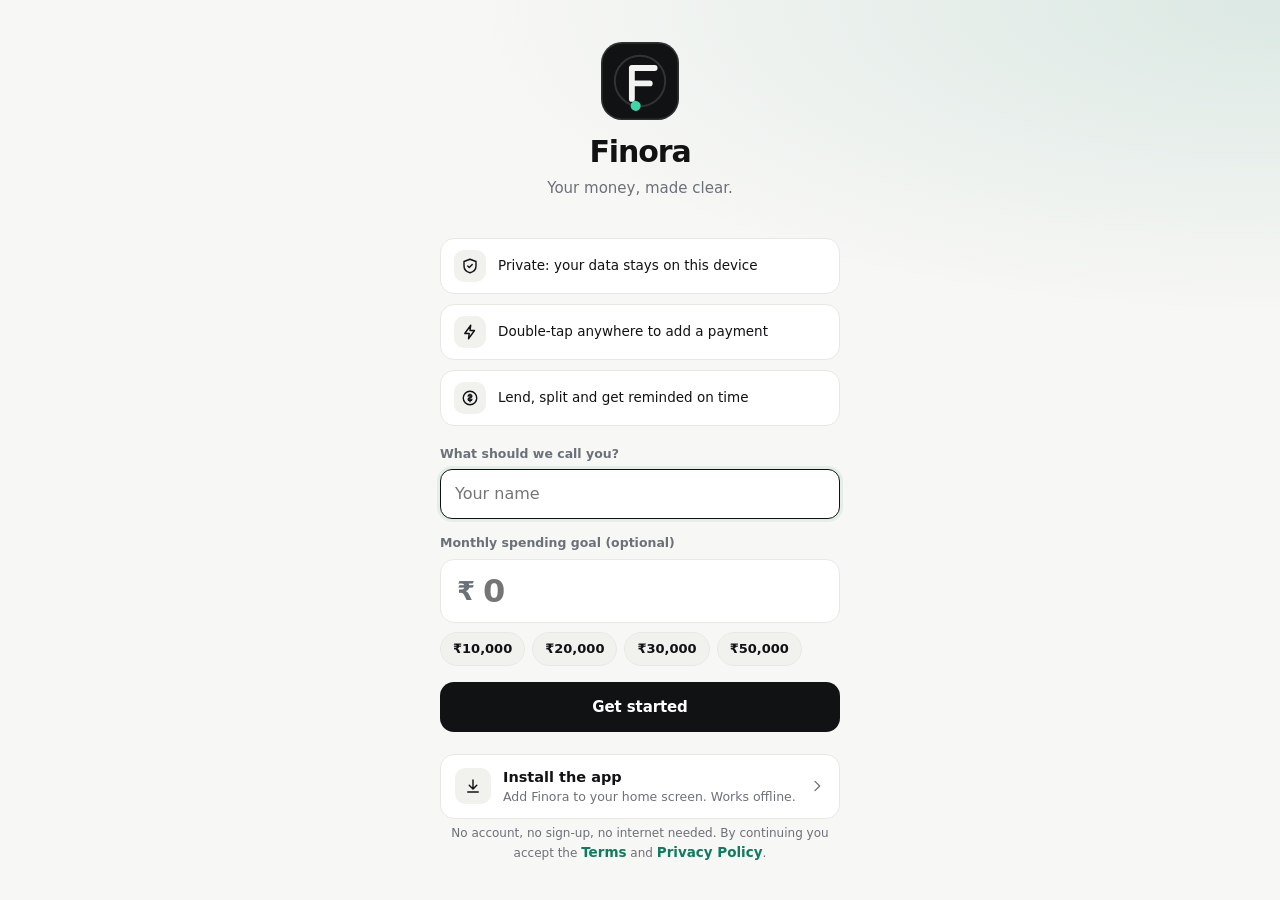
<file: index.html>
<!doctype html>
<html lang="en" data-theme="light">
<head>
<meta charset="utf-8">
<meta name="viewport" content="width=device-width,initial-scale=1,viewport-fit=cover">
<meta http-equiv="Content-Security-Policy" content="default-src 'self'; script-src 'self' 'unsafe-inline'; style-src 'self' 'unsafe-inline'; img-src 'self' data: blob:; font-src 'self'; connect-src 'self'; manifest-src 'self'; worker-src 'self'; object-src 'none'; base-uri 'self'; form-action 'none'">
<title>Finora · your money, made clear</title>
<meta name="description" content="Track spending, lend and split with friends, get reminded before bills are due. Works fully on your device.">
<meta name="theme-color" content="#F7F7F5">
<link rel="manifest" href="manifest.webmanifest">
<link rel="icon" href="icon.svg" type="image/svg+xml">
<link rel="apple-touch-icon" href="icon-192.png">
<meta name="apple-mobile-web-app-capable" content="yes">
<meta name="mobile-web-app-capable" content="yes">
<meta name="apple-mobile-web-app-title" content="Finora">
<link rel="stylesheet" href="app.css">
</head>
<body class="gated">
<div id="splash"><svg class="mark" width="68" height="68" viewBox="0 0 48 48"><rect width="48" height="48" rx="13" fill="#111214"/><circle cx="24" cy="24" r="15.5" fill="none" stroke="#fff" stroke-opacity=".14" stroke-width="1.2"/><path d="M19 35V16h14M19 25.5h11" stroke="#F3F3F1" stroke-width="3.6" stroke-linecap="round" stroke-linejoin="round" fill="none"/><circle cx="35" cy="35" r="3.1" fill="#3DD6A5"><animateTransform attributeName="transform" type="rotate" from="0 24 24" to="360 24 24" dur="2.4s" repeatCount="indefinite"/></circle></svg></div>
<main id="view"></main>
<nav id="nav" aria-label="Main"></nav>
<button class="finb" id="finb" onclick="finOpen()" aria-label="Ask Fin"></button>
<button class="fab" id="fab" onclick="txSheet()" aria-label="Add payment"></button>
<div id="overlay" onclick="if(event.target===this)closeSheet()"><div id="sheet" role="dialog" aria-modal="true"></div></div>
<div id="popw" onclick="if(event.target===this)closePop()"><div id="pop"></div></div>
<div id="gate"></div>
<div id="toast" role="status" aria-live="polite"></div>
<script src="js/local.js"></script>
<script src="js/core.js"></script>
<script src="js/views.js"></script>
<script src="js/views2.js"></script>
<script src="js/settings.js"></script>
<script src="js/report.js"></script>
<script src="js/legal.js"></script>
<script src="js/fin.js"></script>
<script src="js/quickadd.js"></script>
<script src="js/auth.js"></script>
</body>
</html>
</file>
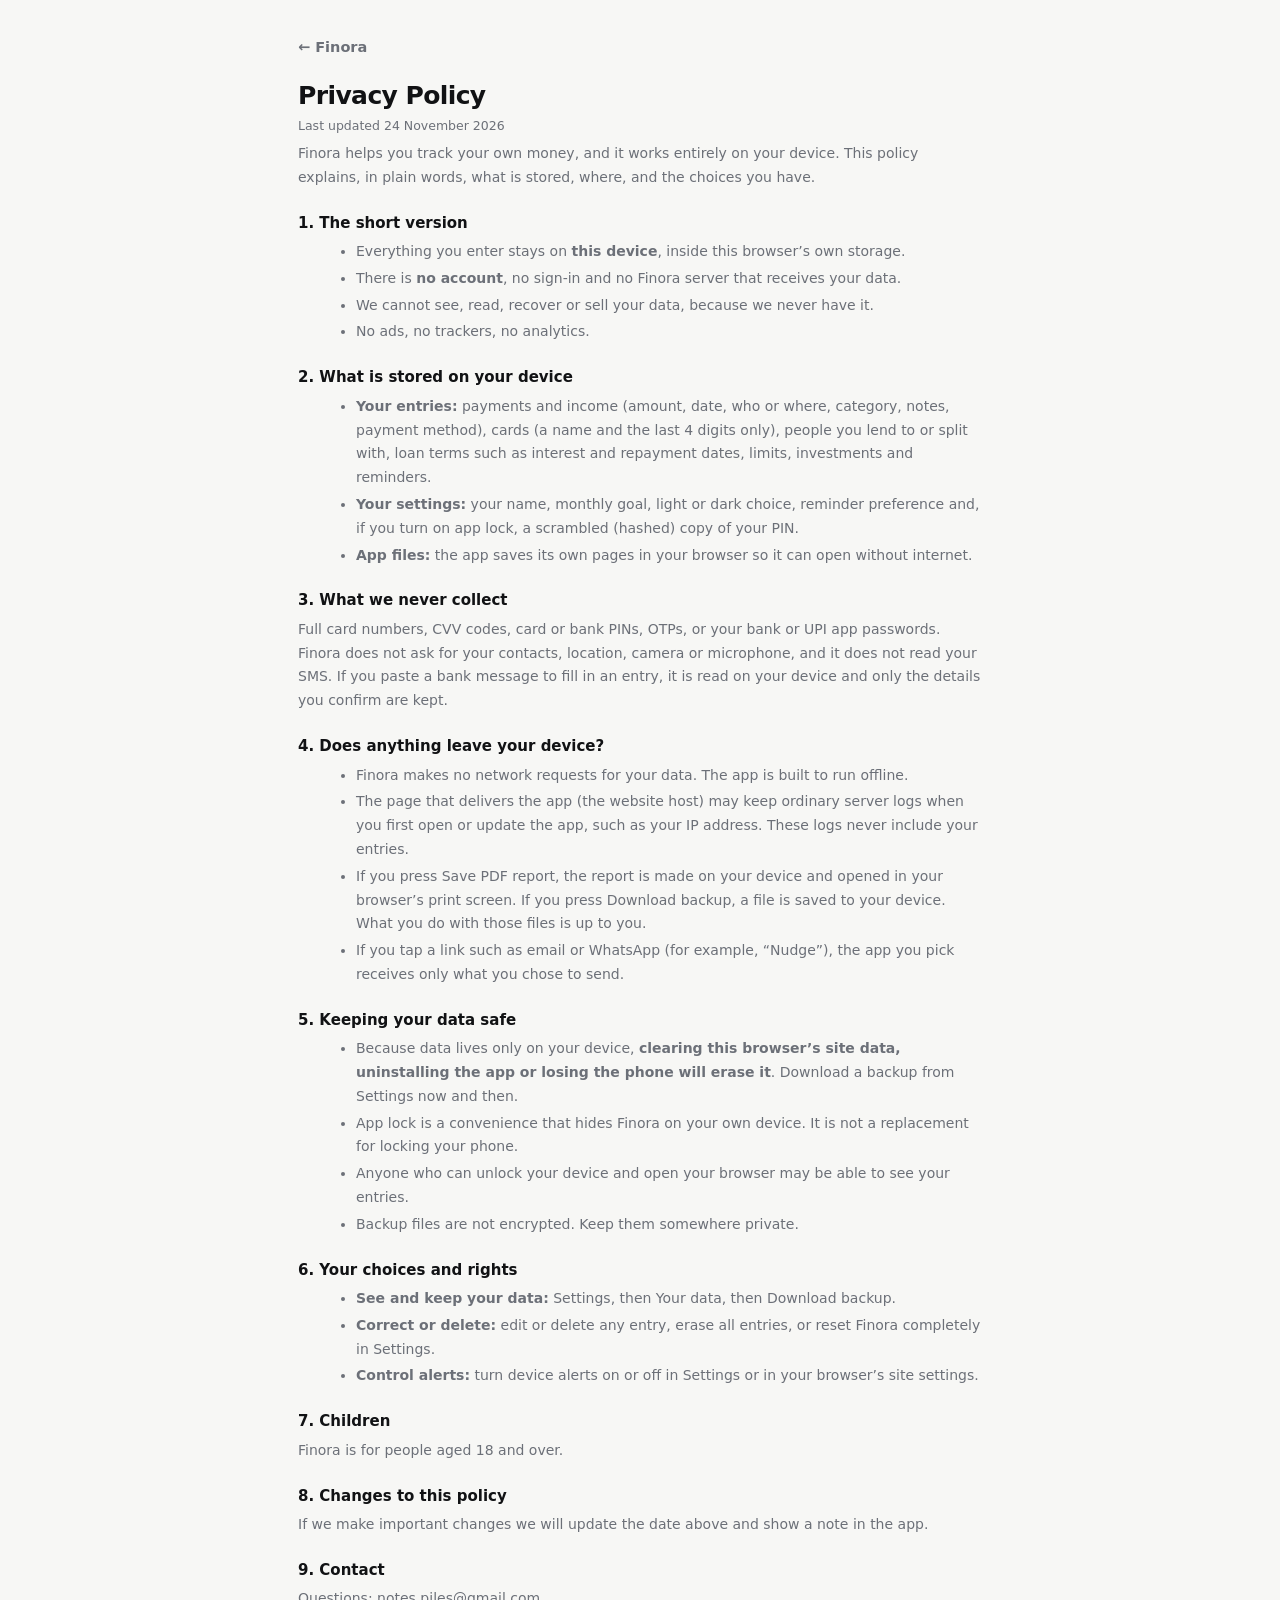
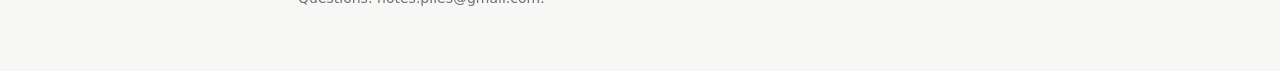
<file: privacy.html>
<!doctype html><html lang="en"><head><meta charset="utf-8"><meta name="viewport" content="width=device-width,initial-scale=1"><title>Privacy Policy · Finora</title><link rel="icon" href="icon.svg" type="image/svg+xml">
<link rel="stylesheet" href="app.css">
<style>body{padding-bottom:60px}.pg h1{margin:22px 0 4px}.pg .back{display:inline-flex;gap:6px;align-items:center;color:var(--mu);font-weight:550;font-size:14.5px;text-decoration:none}</style></head>
<body class="pg" data-theme-page><a class="back" href="./">&larr; Finora</a><h1>Privacy Policy</h1><div class="doc" id="doc"><noscript>Please enable JavaScript to read this page, or email notes.piles@gmail.com.</noscript></div>
<script src="js/legal.js"></script><script>(function(){var m=localStorage.getItem('mode');document.documentElement.dataset.theme=(m==='dark'||(m!=='light'&&matchMedia('(prefers-color-scheme: dark)').matches))?'dark':'light';})();document.getElementById('doc').innerHTML=legalHtml('privacy');</script></body></html>
</file>
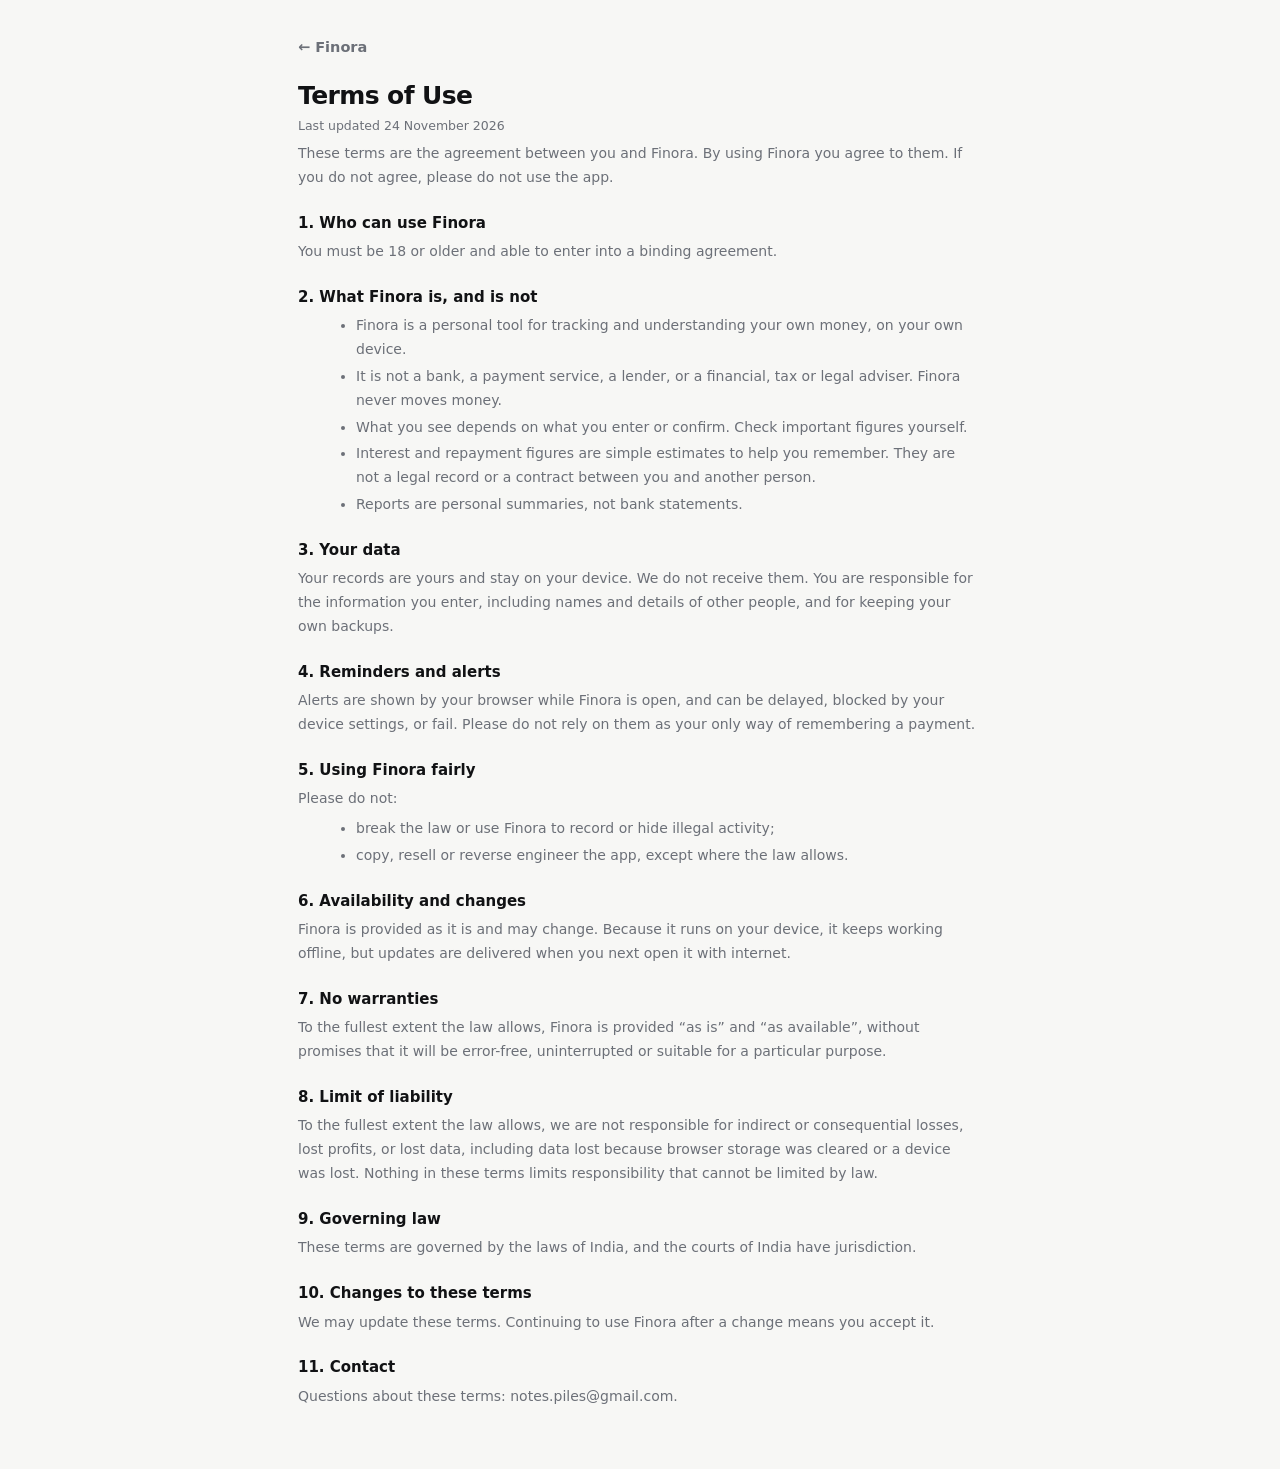
<file: terms.html>
<!doctype html><html lang="en"><head><meta charset="utf-8"><meta name="viewport" content="width=device-width,initial-scale=1"><title>Terms of Use · Finora</title><link rel="icon" href="icon.svg" type="image/svg+xml">
<link rel="stylesheet" href="app.css">
<style>body{padding-bottom:60px}.pg h1{margin:22px 0 4px}.pg .back{display:inline-flex;gap:6px;align-items:center;color:var(--mu);font-weight:550;font-size:14.5px;text-decoration:none}</style></head>
<body class="pg" data-theme-page><a class="back" href="./">&larr; Finora</a><h1>Terms of Use</h1><div class="doc" id="doc"><noscript>Please enable JavaScript to read this page, or email notes.piles@gmail.com.</noscript></div>
<script src="js/legal.js"></script><script>(function(){var m=localStorage.getItem('mode');document.documentElement.dataset.theme=(m==='dark'||(m!=='light'&&matchMedia('(prefers-color-scheme: dark)').matches))?'dark':'light';})();document.getElementById('doc').innerHTML=legalHtml('terms');</script></body></html>
</file>
<file: app.css>
/* Finora UI. Calm, neutral, premium. One restrained emerald accent. Light and dark. All colours are variables. */
:root,html[data-theme=light]{color-scheme:light;
  --bg:#F7F7F5;--card:#FFFFFF;--card2:#F1F1EE;--line:#E8E8E4;--tx:#111214;--mu:#6C7078;
  --ac:#0F7B5F;--on-ac:#FFFFFF;--ac-soft:#0F7B5F14;--ac-tx:#0F7B5F;--btn:#111214;--btn-tx:#FFFFFF;
  --pos:#0F7B5F;--neg:#C2412D;--warn:#B7791F;--glass:#F7F7F5eb;--scrim:#11121466;--hero:#111214;--hero-tx:#FFFFFF;
  --lime:var(--ac);--coral:#C9873F;--sky:#4F86C2;--ink:#111214;
  --c1:#D9954A;--c2:#C9788F;--c3:#5B8FC7;--c4:#4FA58A;--c5:#C7A64B;--c6:#8CA652;--c7:#C4675C;--c8:#4EA5B0;--c9:#B89B7A;--c10:#A3A7AE;
  --shadow:0 1px 2px #1112140a,0 8px 24px #11121410;--display:"Inter",-apple-system,"SF Pro Text","Segoe UI",Roboto,system-ui,sans-serif;
  --ease:cubic-bezier(.22,1,.36,1)}
html[data-theme=dark]{color-scheme:dark;
  --bg:#0B0C0E;--card:#141518;--card2:#1C1D21;--line:#25272C;--tx:#F3F3F1;--mu:#8E929A;
  --ac:#3DD6A5;--on-ac:#0B0C0E;--ac-soft:#3DD6A51c;--ac-tx:#3DD6A5;--btn:#F3F3F1;--btn-tx:#111214;
  --pos:#3DD6A5;--neg:#F0806C;--warn:#E0B04F;--glass:#0B0C0Eeb;--scrim:#000a;--hero:#17181C;--hero-tx:#F3F3F1;--ink:#F3F3F1;
  --shadow:0 1px 0 #ffffff08,0 12px 30px #0007}
*{box-sizing:border-box;margin:0;-webkit-tap-highlight-color:transparent}
html{background:var(--bg);scroll-behavior:smooth;-webkit-text-size-adjust:100%}
body{background:var(--bg);color:var(--tx);font:15px/1.5 var(--display);max-width:480px;margin:auto;min-height:100vh;overflow-x:hidden;-webkit-font-smoothing:antialiased;
  padding:calc(14px + env(safe-area-inset-top)) 18px calc(150px + env(safe-area-inset-bottom));transition:background .3s,color .3s}
h1{font:650 25px/1.2 var(--display);letter-spacing:-.6px}h2{font:650 19px/1.25 var(--display);letter-spacing:-.4px}h3{font-size:15.5px;font-weight:650;margin-bottom:12px;letter-spacing:-.2px}
h4{font-size:11.5px;margin:22px 0 8px;color:var(--mu);text-transform:uppercase;letter-spacing:.8px;font-weight:600}
button{font:inherit;color:inherit;border:0;padding:0;background:none;cursor:pointer;transition:transform .18s var(--ease),background .2s,opacity .2s,border-color .2s}
button:active:not(:disabled){transform:scale(.97)}button:disabled{cursor:not-allowed}
.mu{color:var(--mu);font-size:13.5px}.pos{color:var(--pos)}.neg{color:var(--neg)}.warn{color:var(--warn)}.i{display:block;flex:none}.flip{display:inline-block;transform:scaleX(-1)}
.sm{font-size:12.5px}.c{text-align:center}.mt{margin-top:12px}b{font-weight:650}
@media(prefers-reduced-motion:reduce){*,*::before,*::after{animation-duration:.01ms!important;animation-iteration-count:1!important;transition-duration:.01ms!important}}

/* motion: quiet */
@keyframes rise{from{opacity:0;transform:translateY(8px)}to{opacity:1;transform:none}}
@keyframes fade{from{opacity:0}to{opacity:1}}
@keyframes grow{from{width:0}}
@keyframes pop{from{opacity:0;transform:scale(.96)}to{opacity:1;transform:none}}
@keyframes rise-r{from{opacity:0;transform:translateX(14px)}to{opacity:1;transform:none}}
@keyframes rise-l{from{opacity:0;transform:translateX(-14px)}to{opacity:1;transform:none}}
#view.enter>*{animation:rise .4s var(--ease) both}#view.enter.r>*{animation-name:rise-r}#view.enter.l>*{animation-name:rise-l}
#view.enter>*:nth-child(2){animation-delay:.03s}#view.enter>*:nth-child(3){animation-delay:.06s}#view.enter>*:nth-child(4){animation-delay:.09s}#view.enter>*:nth-child(5){animation-delay:.12s}#view.enter>*:nth-child(n+6){animation-delay:.15s}
.bar b{animation:grow .8s var(--ease) both .1s}

/* logo + wordmark (tap to make the orbit spin) */
.lg{display:inline-flex;align-items:center;gap:10px;cursor:pointer;user-select:none;-webkit-user-select:none;position:relative}
.mark{display:block;flex:none;transition:transform .5s var(--ease)}
.lg.spin .mark{animation:spin .8s var(--ease)}.lg.spin .mark circle:last-of-type{filter:drop-shadow(0 0 4px var(--ac))}
@keyframes spin{to{transform:rotate(360deg)}}
.wm{font:650 18px var(--display);letter-spacing:-.5px}
.ripple{position:fixed;width:20px;height:20px;margin:-10px 0 0 -10px;border-radius:50%;border:1.5px solid var(--ac);pointer-events:none;z-index:99;animation:rip .8s var(--ease) forwards}
@keyframes rip{to{transform:scale(5);opacity:0}}

/* header */
.top{display:flex;justify-content:space-between;align-items:center;margin-bottom:16px;gap:12px}.top.l{align-items:center}.top h1{overflow-wrap:anywhere}.hdr-r{display:flex;gap:8px;align-items:center}
.av{width:40px;height:40px;border-radius:50%;background:var(--card2);border:1px solid var(--line);color:var(--tx);display:grid;place-items:center;font-weight:650;font-size:13.5px;flex:none}
.bellb{position:relative;width:40px;height:40px;border-radius:50%;background:var(--card);border:1px solid var(--line);display:grid;place-items:center}
.bellb b{position:absolute;top:-3px;right:-3px;min-width:17px;height:17px;border-radius:9px;background:var(--ac);color:var(--on-ac);font-size:10.5px;display:grid;place-items:center;padding:0 4px}
.hello{margin:0 0 16px}.hello p{color:var(--mu);font-size:14px}.hello h1{margin-top:1px}

/* cards */
.card{background:var(--card);border:1px solid var(--line);border-radius:18px;padding:16px;margin-bottom:12px;box-shadow:var(--shadow);text-align:left;width:100%;display:block}
button.card{transition:transform .25s var(--ease),border-color .2s}button.card:hover{border-color:color-mix(in srgb,var(--tx) 22%,var(--line))}button.card:active{transform:scale(.99)}
.row{display:flex;justify-content:space-between;align-items:center;gap:10px}
.row>h3,.row>h2{margin:0}.row:has(>h3){margin-bottom:12px}
.chip{background:var(--card2);border:1px solid var(--line);border-radius:999px;padding:6px 12px;font-size:13px;display:inline-flex;align-items:center;gap:6px;white-space:nowrap;font-weight:550}
.lnk{color:var(--ac-tx);font-size:13.5px;display:inline-flex;gap:6px;align-items:center;margin:2px 0 10px;font-weight:600}
.big{font:650 38px/1.1 var(--display);letter-spacing:-1.3px;margin:6px 0 4px;font-variant-numeric:tabular-nums}
.hero{background:radial-gradient(120% 150% at 100% 0%,color-mix(in srgb,var(--ac) 20%,transparent),transparent 58%),var(--hero);color:var(--hero-tx);border-color:#ffffff14}
.hero .mu,.hero .hm{color:#ffffff99}.hero .row>.hm{white-space:nowrap}.hero .chip{background:#ffffff14;border-color:#ffffff1a;color:var(--hero-tx)}
.hero .bar{background:#ffffff1f}.hero .bar b{background:#fff!important}.hero .grid3,.hero .grid3 span{color:#ffffff99}.hero .grid3 b{color:#fff}
.mini{display:flex;align-items:flex-end;gap:3px;height:32px;margin-top:14px}.mini i{flex:1;background:#ffffff26;border-radius:2px;min-height:3px}.mini i.on{background:var(--ac)}
.quick{display:grid;grid-template-columns:repeat(4,1fr);gap:10px;margin-bottom:12px}
.quick button{background:var(--card);border:1px solid var(--line);border-radius:16px;padding:13px 2px 11px;font-size:12.5px;font-weight:550;display:grid;gap:8px;justify-items:center}
.quick button:hover{border-color:color-mix(in srgb,var(--tx) 22%,var(--line))}.quick .q{width:36px;height:36px;border-radius:12px;display:grid;place-items:center;background:var(--card2);color:var(--tx)}
.two{display:grid;grid-template-columns:1fr 1fr;gap:10px}.two .card{padding:14px}.two2{display:grid;grid-template-columns:1fr 1fr;gap:10px}
.bar{height:5px;background:var(--card2);border-radius:5px;overflow:hidden;margin-top:10px}.bar b{display:block;height:100%;border-radius:5px}
.alerts{display:grid;gap:8px;margin-bottom:12px}
.al{display:flex;align-items:center;gap:12px;background:var(--card);border:1px solid var(--line);border-radius:16px;padding:11px 13px;text-align:left;width:100%}
.al.hot{border-color:color-mix(in srgb,var(--neg) 45%,var(--line))}.al div{flex:1;min-width:0}.al p{line-height:1.3}.al b{white-space:nowrap}
.ins{border:1px solid var(--line);background:var(--card);border-left:3px solid var(--warn);border-radius:12px;padding:10px 13px;margin-bottom:8px;font-size:13.5px}.ins.info{border-left-color:var(--sky)}

/* charts */
.donut{display:flex;gap:18px;align-items:center}
.dn{width:148px;height:148px;flex:none;position:relative}.dn svg{transform:rotate(-90deg);width:100%;height:100%}
.dn circle{fill:none;stroke-width:22;transition:opacity .2s,stroke-width .2s;cursor:pointer}.dn circle:hover{stroke-width:25}
.dn .mid{position:absolute;inset:0;display:grid;place-items:center;text-align:center;pointer-events:none;font-size:11.5px;color:var(--mu)}.dn .mid b{display:block;color:var(--tx);font-size:17px;letter-spacing:-.4px}
.legend{flex:1;display:grid;gap:0;font-size:13.5px;min-width:0}.legend button,.legend p{display:flex;justify-content:space-between;gap:6px;text-align:left;align-items:center}.legend span{display:flex;gap:8px;align-items:center;min-width:0;overflow:hidden;text-overflow:ellipsis;white-space:nowrap}
.dot{width:8px;height:8px;border-radius:50%;display:inline-block;flex:none}
.dbars svg{width:100%;height:auto;display:block;overflow:visible;touch-action:manipulation}.dbars .d{cursor:pointer}.dbars .d .hit{fill:transparent}.dbars .d .b{transition:opacity .15s,fill .15s}.dbars .d:hover .b{fill:var(--ac)}.dbars .d:hover .hit{fill:var(--ac-soft)}.dbars text{font:550 9px var(--display);fill:var(--mu)}
#tip{position:fixed;z-index:80;background:var(--tx);color:var(--bg);font-size:12.5px;line-height:1.35;padding:7px 11px;border-radius:10px;pointer-events:none;opacity:0;transform:translateY(4px);transition:opacity .15s,transform .15s;white-space:nowrap;box-shadow:var(--shadow)}
#tip.show{opacity:1;transform:none}#tip b{display:block;font-size:13.5px}#tip span{opacity:.7}
.pbar{display:grid;grid-template-columns:96px 1fr auto;gap:10px;align-items:center;font-size:13.5px;padding:7px 0;width:100%;text-align:left}.pbar .bar{margin:0}.pbar .nm{white-space:nowrap;overflow:hidden;text-overflow:ellipsis;font-weight:550}
.badge{display:inline-block;font-size:9.5px;font-weight:650;letter-spacing:.5px;padding:2px 6px;border-radius:5px;background:var(--ac-soft);color:var(--ac-tx);margin-left:6px;vertical-align:middle;text-transform:uppercase}
.mo{display:grid;grid-template-columns:repeat(3,1fr);gap:12px;align-items:end;height:128px;text-align:center;font-size:12px}.mo div{display:flex;flex-direction:column;justify-content:flex-end;height:100%;gap:6px;align-items:center;cursor:default}
.mo i{width:100%;max-width:52px;border-radius:8px 8px 3px 3px;background:var(--card2);border:1px solid var(--line);min-height:4px;animation:growy .8s var(--ease) both;transition:background .2s}.mo i.cur{background:var(--tx);border-color:var(--tx)}.mo div:hover i{background:var(--ac);border-color:var(--ac)}.mo .lock{background:none;border:1.5px dashed var(--line);min-height:44px}
@keyframes growy{from{height:0!important}}
.cmp{display:grid;grid-template-columns:100px 1fr 54px;gap:8px;align-items:center;font-size:13px;margin:9px 0}.cmp .bar{margin:2px 0}
.pm{display:grid;grid-template-columns:repeat(4,1fr);gap:8px;text-align:center;font-size:12.5px}.pm div{background:var(--card2);border-radius:12px;padding:10px 2px}.pm b{display:block;font-size:14px;margin:2px 0;font-variant-numeric:tabular-nums}

/* rows and tiles */
.tx{display:flex;align-items:center;gap:12px;padding:11px 0;border-top:1px solid var(--line);width:100%;text-align:left}.tx.first{border-top:0}
.tx>div:nth-child(2){flex:1;min-width:0}.tx p{white-space:nowrap;overflow:hidden;text-overflow:ellipsis;line-height:1.35}.tx b{white-space:nowrap;font-variant-numeric:tabular-nums;font-weight:600}.tx:active{opacity:.7}
.ic{width:38px;height:38px;border-radius:12px;display:flex;align-items:center;justify-content:center;font-weight:650;font-size:15px;flex:none;overflow:hidden;line-height:1;position:relative}
.ic.logo{background:#fff;border:1px solid var(--line);padding:0}.ic.logo img{width:60%;height:60%;object-fit:contain;display:block}

/* nav + floating buttons */
nav{position:fixed;bottom:0;left:50%;transform:translateX(-50%);width:100%;max-width:480px;background:var(--glass);-webkit-backdrop-filter:blur(18px) saturate(1.3);backdrop-filter:blur(18px) saturate(1.3);border-top:1px solid var(--line);display:flex;padding:6px 8px calc(8px + env(safe-area-inset-bottom));z-index:6}
nav .pill{position:absolute;top:-1px;left:8px;height:2px;width:calc((100% - 16px) / 5);transition:transform .4s var(--ease),opacity .2s}nav .pill::after{content:"";display:block;width:26px;height:2px;margin:auto;background:var(--tx);border-radius:2px}
nav button{position:relative;flex:1;display:grid;justify-items:center;gap:3px;font-size:10.5px;font-weight:550;color:var(--mu);padding:8px 0 4px;transition:color .2s}nav button.on{color:var(--tx)}
.fab{position:fixed;right:max(18px,calc(50% - 222px));bottom:calc(84px + env(safe-area-inset-bottom));width:54px;height:54px;border-radius:17px;background:var(--btn);color:var(--btn-tx);display:grid;place-items:center;box-shadow:0 10px 24px #11121440;z-index:7;animation:pop .5s var(--ease) both .2s;transition:transform .2s var(--ease)}
.fab:hover{transform:scale(1.05)}
.finb{position:fixed;left:max(18px,calc(50% - 222px));bottom:calc(88px + env(safe-area-inset-bottom));width:46px;height:46px;border-radius:50%;background:var(--card);border:1px solid var(--line);display:grid;place-items:center;box-shadow:var(--shadow);z-index:7;animation:pop .5s var(--ease) both .3s}
.finb .bub{position:absolute;left:54px;bottom:5px;background:var(--tx);color:var(--bg);font-size:12.5px;font-weight:550;padding:7px 11px;border-radius:12px 12px 12px 3px;white-space:nowrap;animation:pop .35s var(--ease) both;pointer-events:none}

/* sheets, popups, inputs */
#overlay,#popw{position:fixed;inset:0;background:var(--scrim);-webkit-backdrop-filter:blur(3px);backdrop-filter:blur(3px);display:none;align-items:flex-end;justify-content:center;z-index:10}#popw{z-index:12;align-items:center;padding:20px}
#overlay.show,#popw.show{display:flex;animation:fade .2s both}#overlay.closing,#popw.closing{animation:fade .18s reverse both}
#sheet{background:var(--bg);border-radius:24px 24px 0 0;width:100%;max-width:480px;max-height:92vh;overflow:auto;overscroll-behavior:contain;padding:12px 18px calc(30px + env(safe-area-inset-bottom));animation:up .35s var(--ease) backwards;box-shadow:0 -10px 40px #0003}
#overlay.closing #sheet{animation:down .2s ease-in both}
#pop{background:var(--card);border:1px solid var(--line);border-radius:20px;width:100%;max-width:380px;padding:18px;box-shadow:var(--shadow);animation:pop .3s var(--ease) both}
@keyframes up{from{transform:translateY(40px);opacity:0}}@keyframes down{to{transform:translateY(40px);opacity:0}}
.grab{width:38px;height:4px;border-radius:4px;background:var(--line);margin:0 auto 16px;touch-action:none}
label{display:block;font-size:12.5px;color:var(--mu);margin:15px 0 6px;font-weight:550}
input,textarea{width:100%;background:var(--card);border:1px solid var(--line);color:var(--tx);border-radius:12px;padding:12px 14px;font:inherit;font-size:16px;transition:border-color .2s,box-shadow .2s}
input:focus,textarea:focus{outline:none;border-color:var(--tx);box-shadow:0 0 0 3px var(--ac-soft)}button:focus-visible{outline:2px solid var(--tx);outline-offset:2px}
.seg{display:flex;flex-wrap:wrap;gap:7px}.seg button{background:var(--card);border:1px solid var(--line);border-radius:10px;padding:8px 13px;font-size:13.5px;font-weight:550}
.seg button.on{background:var(--btn);color:var(--btn-tx);border-color:var(--btn);font-weight:600}.seg.big button{flex:1;padding:10px 6px}
.amt{display:flex;align-items:center;gap:8px;background:var(--card);border:1px solid var(--line);border-radius:14px;padding:3px 16px;transition:border-color .2s,box-shadow .2s}.amt:focus-within{border-color:var(--tx);box-shadow:0 0 0 3px var(--ac-soft)}
.amt span{font:600 26px var(--display);color:var(--mu)}.amt input{border:0;background:none;font:650 32px var(--display);padding:9px 0;box-shadow:none!important;font-variant-numeric:tabular-nums;letter-spacing:-.8px}
.chips{display:flex;gap:7px;margin-top:9px;flex-wrap:wrap}.chips button{background:var(--card2);border:1px solid var(--line);border-radius:999px;padding:6px 12px;font-size:13px;font-weight:550;display:inline-flex;gap:5px;align-items:center}
.pick{display:flex;align-items:center;gap:10px;width:100%;background:var(--card);border:1px solid var(--line);border-radius:12px;padding:12px 14px;text-align:left}
.btn{width:100%;background:var(--btn);color:var(--btn-tx);border-radius:14px;padding:14px;font-weight:600;margin-top:16px;display:block;text-align:center;text-decoration:none;letter-spacing:-.1px;font-size:15px}
.btn.lime{background:var(--ac);color:var(--on-ac)}.btn.ghost{background:var(--card2);color:var(--tx);border:1px solid var(--line)}.btn.danger{background:var(--neg);color:#fff}.btn.small{padding:11px;margin-top:0;font-size:14px}.btn:disabled{opacity:.45}
.btn.g{display:flex;gap:8px;justify-content:center;align-items:center}
.ib{width:34px;height:34px;border-radius:10px;background:var(--card2);display:grid;place-items:center}.ib:disabled{opacity:.3}
.cal .wk,.cal .days{display:grid;grid-template-columns:repeat(7,1fr);gap:4px;text-align:center}.cal .wk{margin:12px 0 4px;color:var(--mu);font-size:12px}
.cal .days button,.cal .days i{height:38px;border-radius:10px;font-size:14px}.cal .days button.on{background:var(--btn);color:var(--btn-tx);font-weight:650}.cal .days button.now{box-shadow:inset 0 0 0 1px var(--tx)}.cal .days button:disabled{opacity:.28}
.cal .foot{display:grid;grid-template-columns:1fr 1fr;gap:8px;margin-top:14px}.cal .foot .btn{margin-top:0;padding:12px 6px;font-size:14px}
.todaybtn{display:block;margin:12px auto 0;color:var(--ac-tx);font-weight:600;font-size:14px;padding:7px 16px;border-radius:999px;background:var(--ac-soft)}
.tm{display:flex;justify-content:center;gap:18px;margin-top:12px}.step{display:flex;align-items:center;gap:10px;background:var(--card2);border-radius:12px;padding:4px}.step button{width:34px;height:34px;border-radius:9px;background:var(--card);font-size:18px}.step b{min-width:26px;text-align:center}
.mgrid{display:grid;grid-template-columns:repeat(3,1fr);gap:8px;margin:14px 0}.mgrid button{padding:12px 0;border-radius:12px;background:var(--card2);font-weight:550}.mgrid button.on{background:var(--btn);color:var(--btn-tx);font-weight:650}.mgrid button:disabled{opacity:.28}.mgrid button.lk{opacity:.55}
.kv{display:flex;justify-content:space-between;gap:16px;padding:13px 0;border-top:1px solid var(--line);font-size:14.5px;width:100%;text-align:left;align-items:center}.kv>span:first-child{color:var(--tx)}.kv>span:last-child{text-align:right;word-break:break-word;color:var(--mu)}
.kv .sm{color:var(--mu);font-weight:400;margin-top:1px}
.grid3{display:grid;grid-template-columns:repeat(3,1fr);gap:8px;margin:12px 0;font-size:12.5px;color:var(--mu)}.grid3 b{display:block;color:var(--tx);font-size:15px;font-variant-numeric:tabular-nums}
.modes{display:grid;grid-template-columns:repeat(3,1fr);gap:10px}.modes button{border:1.5px solid var(--line);border-radius:14px;padding:10px 6px 9px;font-size:12.5px;font-weight:550;display:grid;gap:8px;justify-items:center;background:var(--card)}.modes button.on{border-color:var(--tx)}
.mp{width:100%;height:44px;border-radius:8px;border:1px solid #8883;overflow:hidden;display:flex;flex-direction:column;gap:4px;padding:7px}.mp i{display:block;height:6px;border-radius:3px}.mp.light{background:#F7F7F5}.mp.light i{background:#dcdcd6}.mp.light i:first-child{background:#111214;width:55%}
.mp.dark{background:#0B0C0E}.mp.dark i{background:#2a2c31}.mp.dark i:first-child{background:#3DD6A5;width:55%}.mp.system{background:linear-gradient(90deg,#F7F7F5 50%,#0B0C0E 50%)}.mp.system i{background:#8E929A;width:70%}
.empty{text-align:center;color:var(--mu);padding:20px 0}.empty .lg{margin-bottom:8px}.guide{font-size:13.5px;color:var(--mu);line-height:1.6}.code{background:var(--card2);border:1px solid var(--line);border-radius:10px;padding:10px;font:12px/1.5 ui-monospace,Consolas,monospace;word-break:break-all;color:var(--tx);margin:8px 0}
.dlg p{margin-bottom:14px;font-size:15px}.dlg .two2 .btn{margin-top:0}
#toast{position:fixed;top:calc(14px + env(safe-area-inset-top));left:50%;transform:translate(-50%,-14px);background:var(--tx);color:var(--bg);padding:10px 16px;border-radius:12px;opacity:0;pointer-events:none;transition:opacity .25s,transform .3s var(--ease);z-index:60;max-width:90vw;text-align:center;font-size:14px;font-weight:550;box-shadow:var(--shadow)}#toast.show{opacity:1;transform:translate(-50%,0)}
.acts{display:grid;grid-template-columns:repeat(auto-fit,minmax(96px,1fr));gap:10px;margin-top:18px}.acts .btn{margin-top:0;display:flex;gap:7px;justify-content:center;align-items:center;font-size:14px;padding:12px 8px}
.stack{display:flex;height:10px;border-radius:6px;overflow:hidden;gap:2px}.stack i{display:block;height:100%}
.sheet-hd{display:flex;justify-content:center;margin-bottom:2px}.mu .i,.chip .i,.row>span .i{display:inline-block;vertical-align:middle}
.plan{display:inline-block;font-size:10.5px;font-weight:650;padding:3px 9px;border-radius:6px;background:var(--card2);border:1px solid var(--line);color:var(--mu);letter-spacing:.6px}.plan.pro{background:var(--ac-soft);color:var(--ac-tx);border-color:transparent}

/* switch (real toggle) */
.sw{position:relative;width:46px;height:28px;border-radius:14px;background:var(--line);flex:none;transition:background .25s var(--ease);border:1px solid color-mix(in srgb,var(--tx) 10%,transparent)}
.sw i{position:absolute;top:2px;left:2px;width:22px;height:22px;border-radius:50%;background:#fff;box-shadow:0 1px 3px #0004;transition:transform .28s var(--ease)}
.sw.on{background:var(--ac);border-color:transparent}.sw.on i{transform:translateX(18px)}.sw:active:not(:disabled){transform:none}.sw:active i{width:26px}.sw.on:active i{transform:translateX(14px)}
.swrow{display:flex;justify-content:space-between;align-items:center;gap:16px;padding:13px 0;border-top:1px solid var(--line)}.swrow:first-of-type{border-top:0}.swrow b{font-weight:550;display:block}.swrow p{color:var(--mu);font-size:12.5px;margin-top:1px;line-height:1.4}

/* quick-add pieces */
.sug{display:flex;align-items:center;justify-content:space-between;gap:10px;background:var(--card2);border:1px solid var(--line);border-radius:12px;padding:9px 11px;margin-top:10px;animation:pop .25s var(--ease) both}
.sug>span{display:flex;align-items:center;gap:9px;font-weight:600;min-width:0}.sug small{color:var(--mu);font-weight:400;font-size:12px;display:block}.sug .sb{display:flex;gap:6px;flex:none}.sug button{color:var(--ac-tx);font-weight:650;font-size:13px;padding:6px 10px;border-radius:8px;background:var(--card);border:1px solid var(--line)}.sug button.q2{color:var(--mu);font-weight:550}
.catpick{margin-top:10px;animation:rise .3s var(--ease) both}
.more{margin-top:6px}.more>button{color:var(--mu);font-weight:600;font-size:13.5px;display:flex;gap:6px;align-items:center;padding:9px 0}.more .body{display:none}.more.open .body{display:block}.more.open>button .i{transform:rotate(90deg)}
.dt{position:relative}.dt input{padding-right:44px;letter-spacing:.4px;font-variant-numeric:tabular-nums}.dt i{position:absolute;right:14px;top:50%;transform:translateY(-50%);font-style:normal;font-weight:700}.dt.ok i{color:var(--pos)}.dt.bad i,.dt.bad+.hint{color:var(--neg)}.dt.bad input{border-color:var(--neg)}
.hint{font-size:12px;color:var(--mu);margin-top:5px;line-height:1.5}
.prev{background:var(--card2);border-radius:12px;padding:12px 14px;margin-top:12px;font-size:13.5px}.prev b{font-variant-numeric:tabular-nums}
.plist{display:grid;gap:8px;margin-top:8px}
.pl{display:flex;align-items:center;gap:12px;background:var(--card);border:1px solid var(--line);border-radius:12px;padding:9px 10px;animation:rise .3s var(--ease) both}
.pl .ic{width:34px;height:34px;border-radius:10px;font-size:14px}.pl .nm{flex:1;min-width:0;font-weight:550;white-space:nowrap;overflow:hidden;text-overflow:ellipsis}.pl .sh{font-variant-numeric:tabular-nums;font-weight:650}
.addrow{display:flex;gap:8px}.addrow .btn{width:auto;margin:0;padding:0 18px;flex:none}
.pcard .row>div:first-child{display:flex;gap:12px;align-items:center;min-width:0}

/* Fin */
.fin{display:block;overflow:visible}.fin .eye{transform-origin:center;transform-box:fill-box;animation:blink 5s infinite}.fin .eye.r{animation-delay:.04s}
@keyframes blink{0%,93%,100%{transform:scaleY(1)}96%{transform:scaleY(.12)}}
.fin .body{animation:bob 4s ease-in-out infinite;transform-origin:center;transform-box:fill-box}@keyframes bob{50%{transform:translateY(-1px)}}
.fhead{display:flex;gap:12px;align-items:center;margin-bottom:6px}.fhead small{display:block;color:var(--mu);font-size:12.5px;font-weight:400}
.chat{display:grid;gap:10px;margin:10px 0 14px;max-height:46vh;overflow:auto;overscroll-behavior:contain;padding-right:2px}
.msg{max-width:88%;padding:10px 13px;border-radius:14px;font-size:14px;line-height:1.5;animation:rise .3s var(--ease) both;white-space:pre-line}
.msg.bot{background:var(--card);border:1px solid var(--line);border-bottom-left-radius:4px;justify-self:start}.msg.me{background:var(--btn);color:var(--btn-tx);border-bottom-right-radius:4px;justify-self:end;font-weight:500}
.msg .go{display:inline-flex;margin-top:8px;align-items:center;gap:6px;background:var(--ac-soft);color:var(--ac-tx);font-weight:650;font-size:13px;border-radius:8px;padding:6px 11px}
.typing{display:inline-flex;gap:4px;padding:13px 14px}.typing i{width:6px;height:6px;border-radius:50%;background:var(--mu);animation:tp 1s infinite}.typing i:nth-child(2){animation-delay:.15s}.typing i:nth-child(3){animation-delay:.3s}@keyframes tp{40%{transform:translateY(-4px);background:var(--tx)}}
.qs{display:flex;gap:8px;flex-wrap:wrap}.qs button{background:var(--card);border:1px solid var(--line);border-radius:999px;padding:7px 12px;font-size:13px;font-weight:550}

/* legal, setup guide */
.legal{font-size:13.5px;line-height:1.65;color:var(--mu)}.legal h4{color:var(--tx);text-transform:none;letter-spacing:0;font-size:14.5px;margin:16px 0 4px}
.links{display:flex;gap:6px 14px;justify-content:center;flex-wrap:wrap;margin-top:18px;font-size:12.5px;color:var(--mu)}.links button{color:var(--mu);text-decoration:underline;text-underline-offset:3px;font-size:12.5px}
.agree{display:flex;gap:10px;align-items:flex-start;margin-top:16px;font-size:13px;color:var(--mu);text-align:left}.agree input{width:20px;height:20px;margin-top:1px;accent-color:var(--tx);flex:none;padding:0}.agree button{color:var(--ac-tx);text-decoration:underline;font-size:13px}
.step-n{display:flex;gap:12px;margin:14px 0;font-size:13.5px;line-height:1.55}.step-n b.n{width:24px;height:24px;border-radius:50%;background:var(--card2);border:1px solid var(--line);color:var(--tx);display:grid;place-items:center;font-size:12px;flex:none}
.devs{display:grid;grid-template-columns:1fr 1fr;gap:10px;margin:14px 0}.devs button{border:1.5px solid var(--line);border-radius:14px;padding:14px 8px;display:grid;gap:6px;justify-items:center;background:var(--card);font-weight:600;font-size:14px}.devs button small{color:var(--mu);font-weight:400;font-size:12px}.devs button.on{border-color:var(--tx)}
.fold{border-top:1px solid var(--line);margin-top:6px}.fold>button{width:100%;display:flex;justify-content:space-between;padding:13px 0;font-weight:600;font-size:14px}.fold .b{display:none;color:var(--mu);font-size:13.5px;line-height:1.6;padding-bottom:10px}.fold.open .b{display:block}.fold.open>button .i{transform:rotate(90deg)}

/* auth + lock */
#gate{position:fixed;inset:0;background:radial-gradient(90% 50% at 100% 0%,color-mix(in srgb,var(--ac) 12%,transparent),transparent 70%),var(--bg);z-index:20;display:none;overflow:auto;padding:calc(26px + env(safe-area-inset-top)) 22px calc(22px + env(safe-area-inset-bottom))}#gate.show{display:block;animation:fade .3s both}
.gw{position:relative;z-index:1;max-width:400px;margin:auto;min-height:100%;display:flex;flex-direction:column;justify-content:center}
.gw>*{animation:rise .5s var(--ease) both}.gw>*:nth-child(2){animation-delay:.05s}.gw>*:nth-child(3){animation-delay:.1s}.gw>*:nth-child(4){animation-delay:.15s}
.hello-lg{text-align:center;margin-bottom:22px}.hello-lg .lg{flex-direction:column;gap:14px}.hello-lg .wm{font-size:30px;letter-spacing:-1.1px}
.hello-lg .mark{transition:transform .15s}.tag{color:var(--mu);margin-top:8px;font-weight:450;min-height:22px;transition:opacity .25s}
.sep{display:flex;align-items:center;gap:10px;color:var(--mu);font-size:12.5px;margin:14px 0}.sep::before,.sep::after{content:"";flex:1;height:1px;background:var(--line)}
#gbtn{display:flex;justify-content:center;min-height:44px}
.pin{text-align:center}.pin .lg{margin:0 auto 12px}.pin h2{margin:6px 0 4px}.dots{display:flex;gap:16px;justify-content:center;margin:22px 0 6px}.dots i{width:13px;height:13px;border-radius:50%;border:1.5px solid var(--mu);transition:transform .2s var(--ease),background .2s,border-color .2s}.dots i.on{background:var(--tx);border-color:var(--tx);transform:scale(1.15)}
.err{color:var(--neg);min-height:22px;font-size:14px;font-weight:550}.shake{animation:sh .4s}@keyframes sh{20%{transform:translateX(-9px)}40%{transform:translateX(9px)}60%{transform:translateX(-6px)}80%{transform:translateX(6px)}}
.keys{display:grid;grid-template-columns:repeat(3,1fr);gap:12px;max-width:290px;width:100%;margin:14px auto}.keys button{width:66px;height:66px;justify-self:center;border-radius:50%;background:var(--card);border:1px solid var(--line);font:550 24px var(--display);display:grid;place-items:center}.keys button:active{background:var(--btn);color:var(--btn-tx);transform:scale(.94)}
.feat{display:grid;gap:10px;margin:16px 0 4px}.feat div{display:flex;gap:12px;align-items:center;background:var(--card);border:1px solid var(--line);border-radius:14px;padding:11px 13px;font-size:13.5px;font-weight:500}.feat .q{width:32px;height:32px;border-radius:10px;display:grid;place-items:center;background:var(--card2);color:var(--tx);flex:none}
input[type=number]::-webkit-inner-spin-button{display:none}
body.gated nav,body.gated .fab,body.gated .finb{display:none}body.gated #overlay{z-index:25}body.gated #popw{z-index:26}
#splash{position:fixed;inset:0;background:var(--bg);z-index:40;display:grid;place-items:center;transition:opacity .4s}#splash.out{opacity:0;pointer-events:none}#splash .mark{animation:pop .6s var(--ease) both}
.dn circle{stroke-dasharray:var(--len) var(--c);animation:seg 1s var(--ease) both}@keyframes seg{from{stroke-dasharray:0 var(--c)}}
/* quick popup page (/q) */
body.q{max-width:none;padding:18px;min-height:100vh;display:grid;align-items:end;justify-items:center}
.qcard{width:100%;max-width:440px;background:var(--bg);border:1px solid var(--line);border-radius:24px;padding:16px 18px 20px;box-shadow:var(--shadow);animation:up .4s var(--ease) both}
.qhd{display:flex;justify-content:space-between;align-items:center;margin-bottom:4px}.qhd .lg{gap:8px}.qhd b{font-size:15px}
.qdone{text-align:center;padding:26px 0 8px}.qdone .tick{width:64px;height:64px;border-radius:50%;background:var(--ac);color:var(--on-ac);display:grid;place-items:center;margin:0 auto 14px;animation:pop .5s var(--ease) both}
.meter{height:5px;border-radius:5px;background:var(--card2);margin-top:9px;overflow:hidden}.meter i{display:block;height:100%;width:0;border-radius:5px;transition:width .3s var(--ease),background .3s}
.rk{display:grid;grid-template-columns:22px 1fr auto;gap:10px;align-items:center;padding:9px 0;border-top:1px solid var(--line);width:100%;text-align:left}.rk:first-child{border-top:0}
.rk .n{color:var(--mu);font-size:12.5px;font-weight:600;font-variant-numeric:tabular-nums}.rk .nm{font-weight:550;white-space:nowrap;overflow:hidden;text-overflow:ellipsis;display:flex;align-items:center;gap:8px}.rk .bar{margin:6px 0 0}.rk b{white-space:nowrap;font-variant-numeric:tabular-nums}.rk small{display:block;color:var(--mu);font-size:12px;text-align:right;font-weight:400}
.swrow .lnk{margin:4px 0 0;font-size:13px}
.danger-t{color:var(--neg)}

body[data-tab=settings] .fab,body[data-tab=settings] .finb,body[data-tab=budgets] .fab,body[data-tab=budgets] .finb{display:none}
.kv>span:first-child{min-width:0}.kv .sm{display:block}
/* auth screens */
.gnav{position:absolute;top:0;left:0;z-index:2}
.gback{display:inline-flex;align-items:center;gap:6px;color:var(--mu);font-size:14.5px;font-weight:550;padding:8px 12px 8px 6px;margin-left:-6px;border-radius:10px}.gback:hover{color:var(--tx)}
.gcta{display:grid;gap:10px;margin-top:22px}.gcta .btn{margin-top:0}
.getapp{display:flex;align-items:center;gap:12px;width:100%;margin-top:22px;padding:12px 14px;border:1px solid var(--line);border-radius:14px;background:var(--card);text-align:left}
.getapp .gi{width:36px;height:36px;border-radius:10px;background:var(--card2);display:grid;place-items:center;flex:none;color:var(--tx)}.getapp span:nth-child(2){flex:1;min-width:0}.getapp b{display:block;font-size:14.5px;font-weight:600}.getapp small{display:block;color:var(--mu);font-size:12.5px;line-height:1.35}.getapp>.i{color:var(--mu)}
.rowr{display:flex;justify-content:flex-end;margin-top:8px}.rowr .lnk{margin:0}
.alt{text-align:center;margin-top:20px;color:var(--mu);font-size:14px}.alt button{color:var(--tx);font-weight:650;margin-left:4px;text-decoration:underline;text-underline-offset:3px}
.pwf{position:relative}.pwf input{padding-right:48px}.pweye{position:absolute;right:4px;top:50%;transform:translateY(-50%);width:40px;height:40px;display:grid;place-items:center;color:var(--mu);border-radius:10px}.pweye:hover{color:var(--tx)}.pweye:active{transform:translateY(-50%)}
.pin-foot{display:flex;justify-content:center;align-items:center;gap:20px;margin-top:30px;padding-top:20px;border-top:1px solid var(--line);max-width:290px;margin-left:auto;margin-right:auto}.pin-foot .lnk{margin:0;color:var(--mu);font-weight:550}.pin-foot .dv{width:1px;height:14px;background:var(--line)}
.keys{margin-bottom:0}
.note{display:flex;gap:10px;align-items:flex-start;background:var(--card2);border:1px solid var(--line);border-radius:12px;padding:11px 13px;font-size:13px;color:var(--mu);line-height:1.5;margin-top:14px}.note .i{margin-top:1px;flex:none}
/* legal documents */
.doc h4{color:var(--tx);text-transform:none;letter-spacing:0;font-size:15px;margin:22px 0 6px;font-weight:650}.doc p,.doc li{color:var(--mu);font-size:14px;line-height:1.7}.doc ul{margin:6px 0 0 18px}.doc li{margin:3px 0}.doc .when{color:var(--mu);font-size:12.5px;margin-bottom:6px}
.mailrow{display:flex;align-items:center;gap:12px;background:var(--card);border:1px solid var(--line);border-radius:14px;padding:12px 14px;margin:14px 0}.mailrow .gi{width:38px;height:38px;border-radius:10px;background:var(--card2);display:grid;place-items:center;flex:none}.mailrow b{display:block;font-size:15px;word-break:break-all}.mailrow small{color:var(--mu);font-size:12.5px}
body.pg{max-width:720px;padding-top:36px}

.seeall{padding:10px 0 10px 14px;margin:-10px 0}
.legend button,.legend p{padding:6px 0}

html.native,html.native body.q{background:transparent!important}html.native .qcard{box-shadow:0 -10px 40px #0006}

/* ---- on-device additions ---- */
html{touch-action:manipulation}                       /* a double-tap must never zoom the page: it opens Quick add instead */
#view{-webkit-user-select:none;user-select:none}      /* a double-click on a computer should not highlight words */
#pop{max-height:90vh;overflow:auto;overscroll-behavior:contain}
#pop .qa .seg.big{margin-bottom:2px}#pop .qa label:first-of-type{margin-top:12px}
</file>
